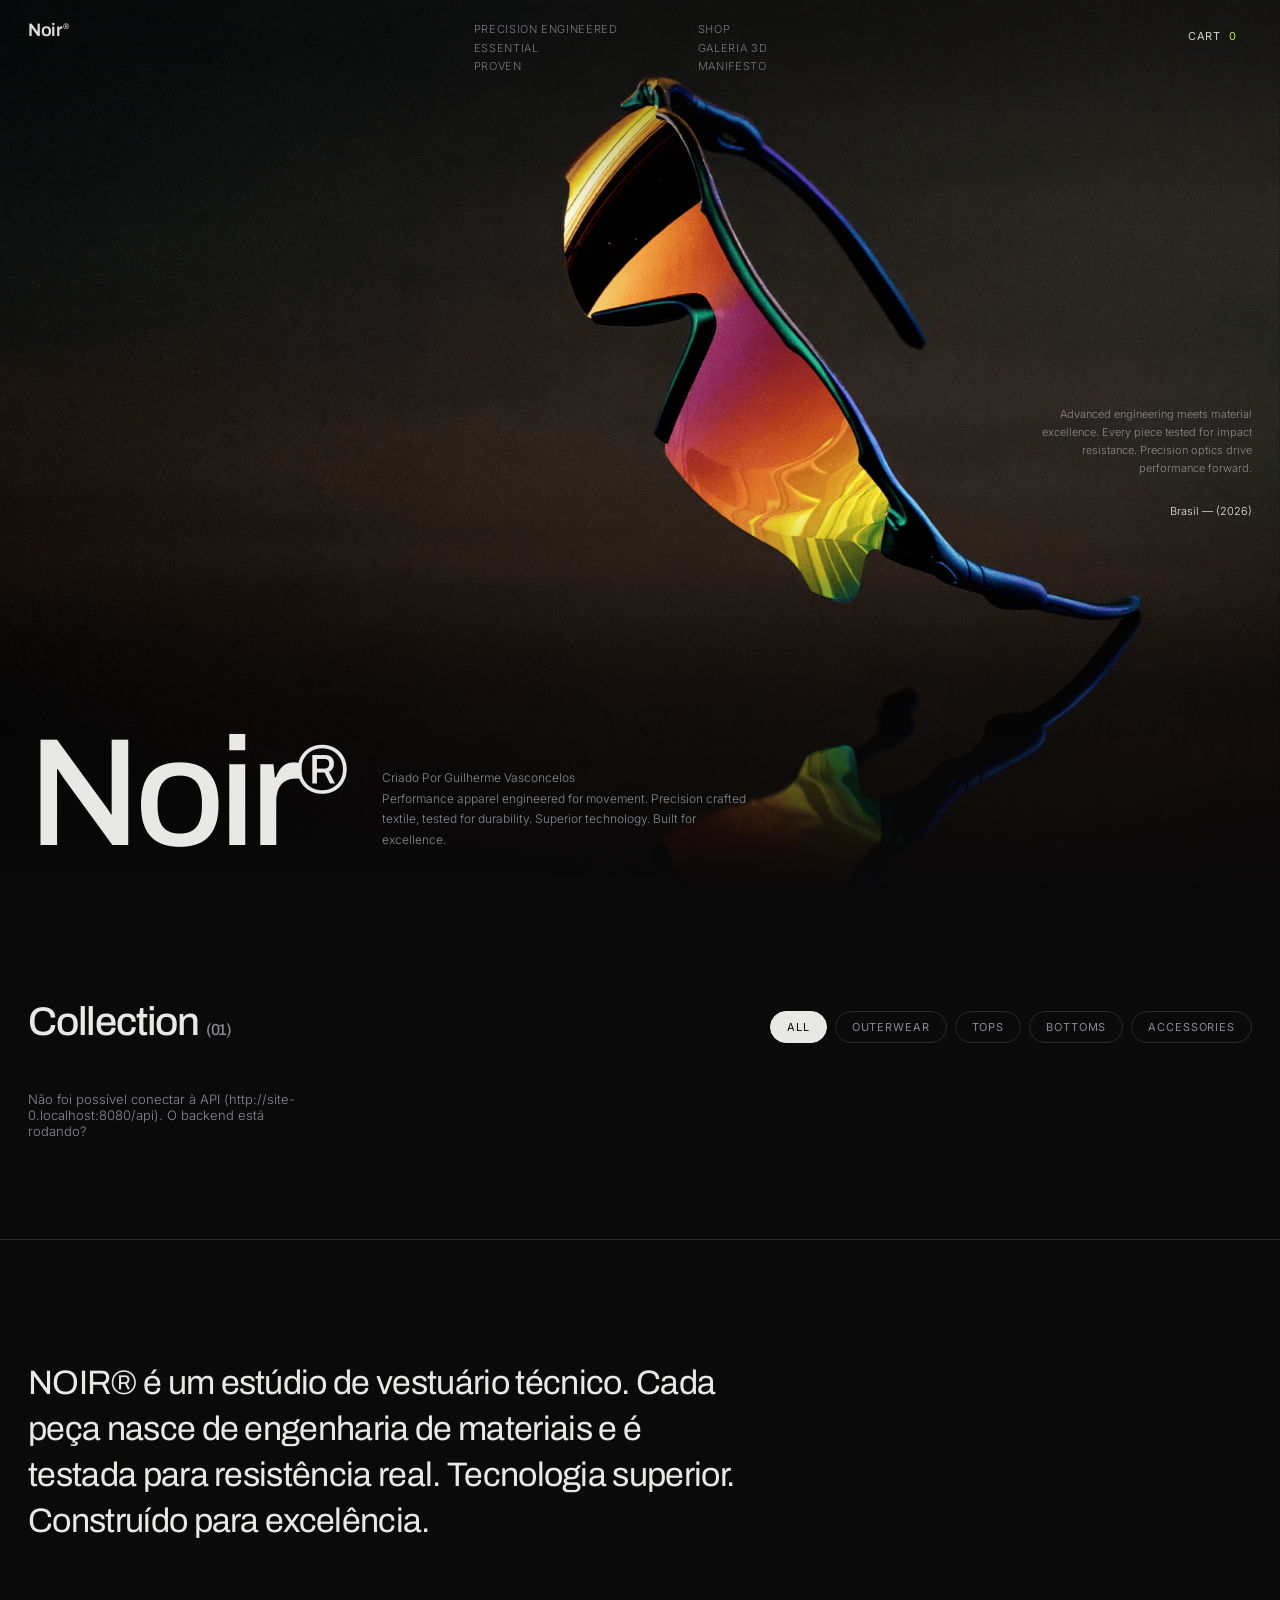
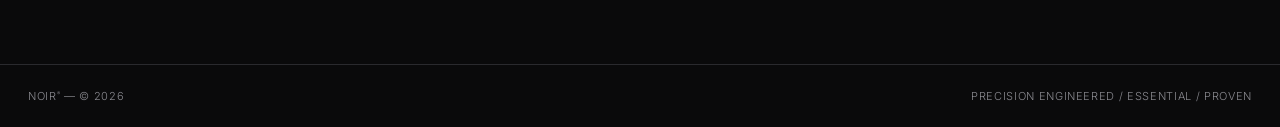
<file: frontend/index.html>
<!DOCTYPE html>
<html lang="pt-BR">
<head>
  <meta charset="UTF-8" />
  <meta name="viewport" content="width=device-width, initial-scale=1.0" />
  <title>NOIR® — Performance Apparel</title>
  <link rel="preconnect" href="https://fonts.googleapis.com" />
  <link href="https://fonts.googleapis.com/css2?family=Inter:wght@300;400;500;600&family=Archivo:wght@400;500;600&display=swap" rel="stylesheet" />
  <link rel="stylesheet" href="css/styles.css" />
</head>
<body>

  <!-- NAV -->
  <header class="nav">
    <a class="nav__brand" href="#">Noir<sup>®</sup></a>
    <nav class="nav__meta">
      <ul>
        <li>Precision engineered</li>
        <li>Essential</li>
        <li>Proven</li>
      </ul>
      <ul>
        <ul>
            <li><a href="#shop">Shop</a></li>
            <li><a href="gallery.html">Galeria 3D</a></li>
            <li><a href="#about">Manifesto</a></li>
    </ul>
      </ul>
    </nav>
    <button class="nav__cart" id="cartToggle">Cart <span id="cartCount">0</span></button>
  </header>

  <!-- HERO -->
  <section class="hero">
    <img src="assets/hero.png" alt="Editorial NOIR" class="hero__img" />
    <div class="hero__overlay"></div>

    <div class="hero__side hero__side--right">
      <p>Advanced engineering meets material excellence. Every piece tested for impact resistance. Precision optics drive performance forward.</p>
      <span class="hero__year">Brasil — (2026)</span>
    </div>

    <div class="hero__bottom">
      <h1>Noir<sup>®</sup></h1>
      <p class="hero__tagline">
        Criado Por <a href="http://" target="_blank" rel="noopener noreferrer">Guilherme Vasconcelos</a> <br>
        Performance apparel engineered for movement. Precision crafted textile,
        tested for durability. Superior technology. Built for excellence.
      </p>
    </div>
  </section>

  <!-- SHOP -->
  <main class="shop" id="shop">
    <div class="shop__head">
      <h2>Collection <span>(01)</span></h2>
      <div class="shop__filters" id="filters">
        <button data-cat="" class="active">All</button>
        <button data-cat="OUTERWEAR">Outerwear</button>
        <button data-cat="TOPS">Tops</button>
        <button data-cat="BOTTOMS">Bottoms</button>
        <button data-cat="ACCESSORIES">Accessories</button>
      </div>
    </div>
    <div class="shop__grid" id="productGrid"></div>
  </main>

  <!-- ABOUT -->
  <section class="about" id="about">
    <p>
      NOIR® é um estúdio de vestuário técnico. Cada peça nasce de engenharia de
      materiais e é testada para resistência real. Tecnologia superior.
      Construído para excelência.
    </p>
  </section>

  <footer class="footer">
    <span>Noir<sup>®</sup> — © 2026</span>
    <span>Precision engineered / Essential / Proven</span>
  </footer>

  <!-- CART DRAWER -->
  <aside class="cart" id="cartDrawer">
    <div class="cart__head">
      <h3>Cart</h3>
      <button id="cartClose">×</button>
    </div>
    <div class="cart__items" id="cartItems"></div>
    <div class="cart__foot">
      <div class="cart__total">Total <strong id="cartTotal">R$ 0,00</strong></div>
      <form id="checkoutForm">
        <input type="text" id="fName" placeholder="Nome" required />
        <input type="email" id="fEmail" placeholder="E-mail" required />
        <input type="text" id="fAddress" placeholder="Endereço" required />
        <button type="submit">Finalizar pedido</button>
      </form>
      <p class="cart__msg" id="cartMsg"></p>
    </div>
  </aside>
  <div class="backdrop" id="backdrop"></div>

  <script src="js/app.js"></script>
  <script src="js/scroll-fx.js"></script>
</body>
</html>
</file>
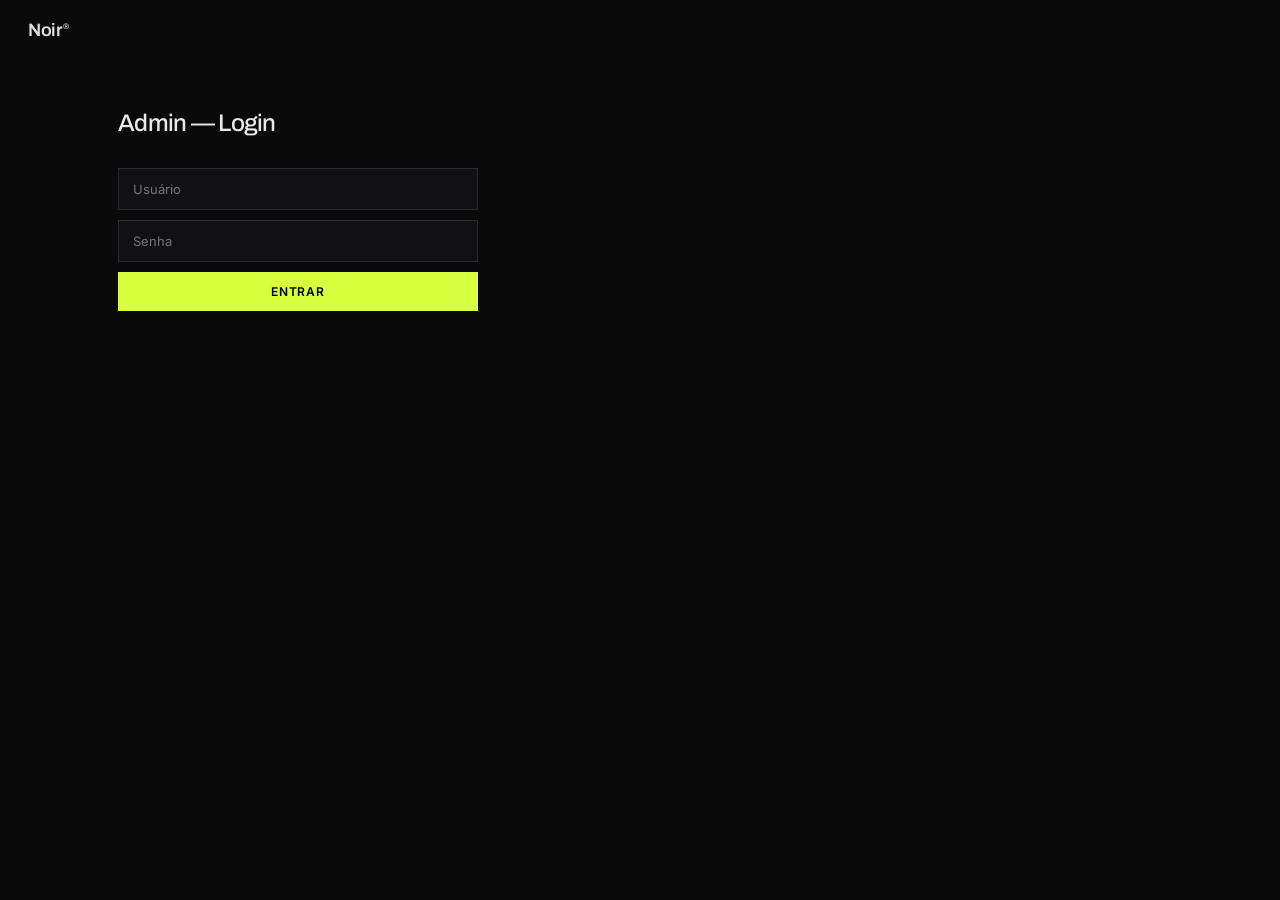
<file: frontend/admin.html>
<!DOCTYPE html>
<html lang="pt-BR">
<head>
  <meta charset="UTF-8" />
  <meta name="viewport" content="width=device-width, initial-scale=1.0" />
  <title>NOIR® — Admin</title>
  <link href="https://fonts.googleapis.com/css2?family=Inter:wght@300;400;500;600&family=Archivo:wght@400;500;600&display=swap" rel="stylesheet" />
  <link rel="stylesheet" href="css/styles.css" />
</head>
<body>
  <header class="nav">
    <a class="nav__brand" href="index.html">Noir<sup>®</sup></a>
  </header>

  <main class="admin">
    <!-- LOGIN -->
    <section id="loginView">
      <h1>Admin — Login</h1>
      <form class="admin__login" id="loginForm">
        <input type="text" id="lUser" placeholder="Usuário" required />
        <input type="password" id="lPass" placeholder="Senha" required />
        <button class="btn" type="submit">Entrar</button>
      </form>
      <p class="admin__msg" id="loginMsg"></p>
    </section>

    <!-- PAINEL -->
    <section id="panelView" hidden>
      <div class="admin__bar">
        <h1>Produtos</h1>
        <button class="btn btn--ghost" id="logoutBtn">Sair</button>
      </div>

      <form class="admin__form" id="productForm">
        <input type="hidden" id="pId" />
        <input type="text" id="pName" placeholder="Nome" required />
        <input type="number" id="pPrice" placeholder="Preço" step="0.01" min="0.01" required />
        <select id="pCategory" required>
          <option value="OUTERWEAR">Outerwear</option>
          <option value="TOPS">Tops</option>
          <option value="BOTTOMS">Bottoms</option>
          <option value="ACCESSORIES">Accessories</option>
        </select>
        <input type="hidden" id="pImage" />
        <div class="admin__upload">
          <input type="file" id="pImageFile" accept="image/png,image/jpeg,image/webp,image/gif" />
          <img id="pImagePreview" alt="Pré-visualização" hidden />
          <span id="pImageStatus" class="admin__msg"></span>
        </div>
        <input type="number" id="pStock" placeholder="Estoque" min="0" required />
        <label class="admin__check"><input type="checkbox" id="pFeatured" /> Destaque</label>
        <textarea id="pDesc" placeholder="Descrição"></textarea>
        <button class="btn" type="submit" id="saveBtn">Criar produto</button>
        <button class="btn btn--ghost" type="button" id="cancelEdit" hidden>Cancelar edição</button>
      </form>
      <p class="admin__msg" id="panelMsg"></p>

      <table>
        <thead>
          <tr><th>ID</th><th>Nome</th><th>Categoria</th><th>Preço</th><th>Estoque</th><th>Destaque</th><th>Ações</th></tr>
        </thead>
        <tbody id="productRows"></tbody>
      </table>

      <div class="admin__section">
        <h1>Pedidos</h1>
        <table>
          <thead>
            <tr><th>ID</th><th>Cliente</th><th>E-mail</th><th>Itens</th><th>Total</th><th>Data</th></tr>
          </thead>
          <tbody id="orderRows"></tbody>
        </table>
      </div>
    </section>
  </main>

  <script src="js/admin.js"></script>
</body>
</html>
</file>
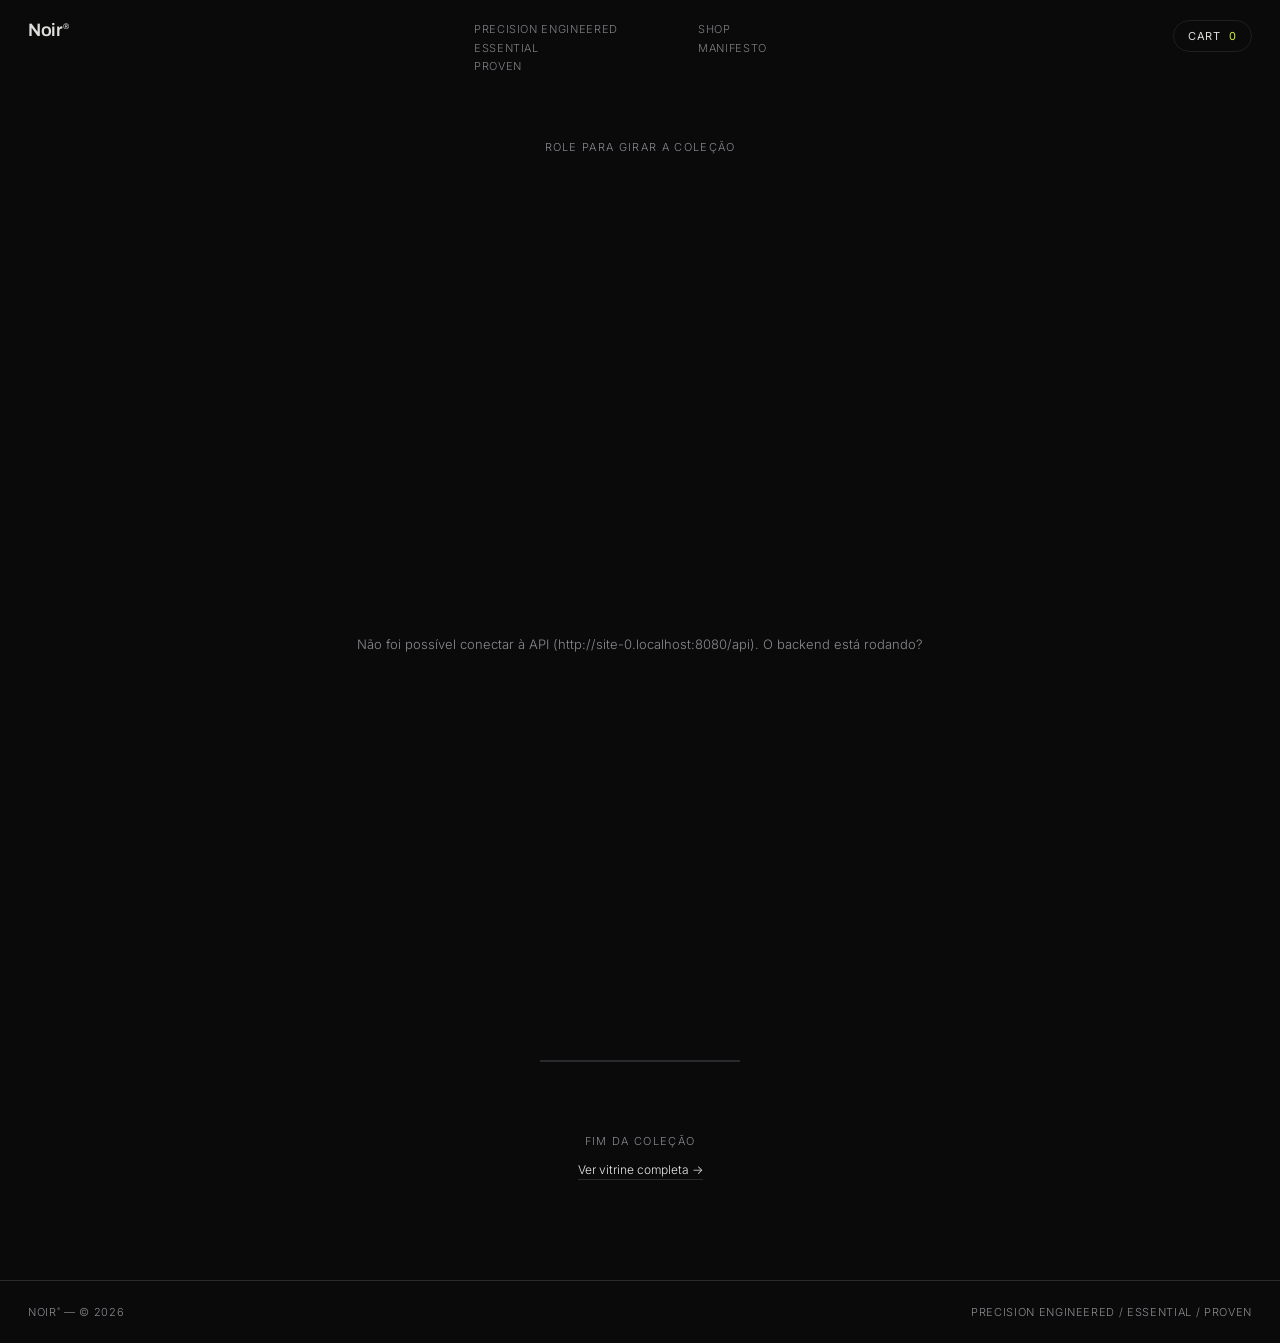
<file: frontend/gallery.html>
<!DOCTYPE html>
<html lang="pt-BR">
<head>
  <meta charset="UTF-8" />
  <meta name="viewport" content="width=device-width, initial-scale=1.0" />
  <title>NOIR® — Galeria 3D</title>
  <link href="https://fonts.googleapis.com/css2?family=Inter:wght@300;400;500;600&family=Archivo:wght@400;500;600&display=swap" rel="stylesheet" />
  <link rel="stylesheet" href="css/styles.css" />
  <link rel="stylesheet" href="css/gallery.css" />
</head>
<body>
  <header class="nav">
    <a class="nav__brand" href="index.html">Noir<sup>®</sup></a>
    <nav class="nav__meta">
      <ul>
        <li>Precision engineered</li>
        <li>Essential</li>
        <li>Proven</li>
      </ul>
      <ul>
        <li><a href="index.html">Shop</a></li>
        <li><a href="index.html#about">Manifesto</a></li>
      </ul>
    </nav>
    <button class="nav__cart" id="cartToggle">Cart <span id="cartCount">0</span></button>
  </header>

  <section class="g3d-hint">
    <p>Role para girar a coleção</p>
  </section>

  <section class="g3d-wrap" id="g3dWrap">
    <div class="g3d-viewport">
      <div class="g3d-stage" id="g3dStage">
        <p class="g3d-loading">Carregando coleção…</p>
      </div>
      <div class="g3d-progress"><div class="g3d-progress-bar" id="g3dProgressBar"></div></div>
    </div>
  </section>

  <section class="g3d-hint g3d-hint--end">
    <p>Fim da coleção</p>
    <a href="index.html" class="g3d-back">Ver vitrine completa →</a>
  </section>

  <footer class="footer">
    <span>Noir<sup>®</sup> — © 2026</span>
    <span>Precision engineered / Essential / Proven</span>
  </footer>

  <aside class="cart" id="cartDrawer">
    <div class="cart__head">
      <h3>Cart</h3>
      <button id="cartClose">×</button>
    </div>
    <div class="cart__items" id="cartItems"></div>
    <div class="cart__foot">
      <div class="cart__total">Total <strong id="cartTotal">R$ 0,00</strong></div>
      <form id="checkoutForm">
        <input type="text" id="fName" placeholder="Nome" required />
        <input type="email" id="fEmail" placeholder="E-mail" required />
        <input type="text" id="fAddress" placeholder="Endereço" required />
        <button type="submit">Finalizar pedido</button>
      </form>
      <p class="cart__msg" id="cartMsg"></p>
    </div>
  </aside>
  <div class="backdrop" id="backdrop"></div>

  <script src="js/app.js"></script>
  <script src="js/gallery.js"></script>
</body>
</html>
</file>
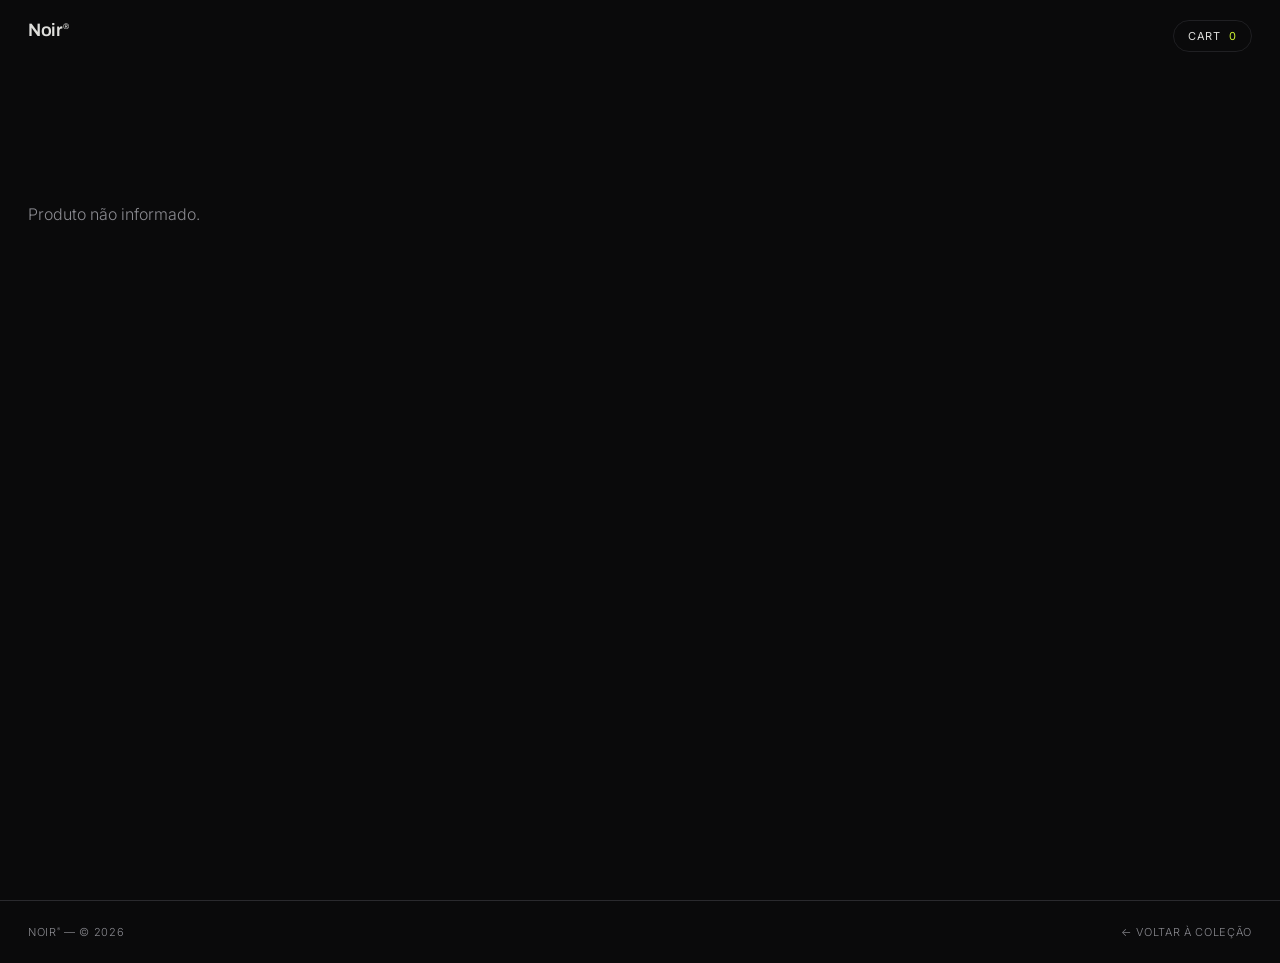
<file: frontend/product.html>
<!DOCTYPE html>
<html lang="pt-BR">
<head>
  <meta charset="UTF-8" />
  <meta name="viewport" content="width=device-width, initial-scale=1.0" />
  <title>NOIR® — Produto</title>
  <link href="https://fonts.googleapis.com/css2?family=Inter:wght@300;400;500;600&family=Archivo:wght@400;500;600&display=swap" rel="stylesheet" />
  <link rel="stylesheet" href="css/styles.css" />
</head>
<body>
  <header class="nav">
    <a class="nav__brand" href="index.html">Noir<sup>®</sup></a>
    <button class="nav__cart" id="cartToggle">Cart <span id="cartCount">0</span></button>
  </header>

  <main class="pdp" id="pdp">
    <p style="padding:120px 28px;color:#8a8a90">Carregando…</p>
  </main>

  <footer class="footer">
    <span>Noir<sup>®</sup> — © 2026</span>
    <span><a href="index.html">← Voltar à coleção</a></span>
  </footer>

  <!-- mesmo drawer de carrinho do index -->
  <aside class="cart" id="cartDrawer">
    <div class="cart__head"><h3>Cart</h3><button id="cartClose">×</button></div>
    <div class="cart__items" id="cartItems"></div>
    <div class="cart__foot">
      <div class="cart__total">Total <strong id="cartTotal">R$ 0,00</strong></div>
      <form id="checkoutForm">
        <input type="text" id="fName" placeholder="Nome" required />
        <input type="email" id="fEmail" placeholder="E-mail" required />
        <input type="text" id="fAddress" placeholder="Endereço" required />
        <button type="submit">Finalizar pedido</button>
      </form>
      <p class="cart__msg" id="cartMsg"></p>
    </div>
  </aside>
  <div class="backdrop" id="backdrop"></div>

  <script src="js/app.js"></script>
  <script src="js/product.js"></script>
  <script src="js/scroll-fx.js"></script>
</body>
</html>
</file>
<file: frontend/css/styles.css>
:root {
  --bg: #0a0a0b;
  --surface: #111113;
  --line: #2a2a2e;
  --text: #e8e8e6;
  --muted: #8a8a90;
  --accent: #d8ff3e;
}

* { margin: 0; padding: 0; box-sizing: border-box; }

html { scroll-behavior: smooth; }

body {
  background: var(--bg);
  color: var(--text);
  font-family: "Inter", sans-serif;
  font-weight: 300;
  -webkit-font-smoothing: antialiased;
}

sup { font-size: 0.45em; vertical-align: super; }
a { color: inherit; text-decoration: none; }
button { font-family: inherit; cursor: pointer; }

/* ---------- NAV ---------- */
.nav {
  position: fixed;
  inset: 0 0 auto 0;
  z-index: 50;
  display: flex;
  justify-content: space-between;
  align-items: flex-start;
  padding: 20px 28px;
  mix-blend-mode: difference;
}

.nav__brand {
  font-family: "Archivo", sans-serif;
  font-size: 18px;
  font-weight: 600;
  letter-spacing: -0.02em;
}

.nav__meta { display: flex; gap: 80px; }
.nav__meta ul { list-style: none; }
.nav__meta li {
  font-size: 11px;
  text-transform: uppercase;
  letter-spacing: 0.06em;
  color: var(--muted);
  line-height: 1.7;
}
.nav__meta a:hover { color: var(--text); }

.nav__cart {
  background: none;
  border: 1px solid var(--line);
  color: var(--text);
  font-size: 11px;
  text-transform: uppercase;
  letter-spacing: 0.08em;
  padding: 8px 14px;
  border-radius: 999px;
  transition: 0.25s;
}
.nav__cart:hover { border-color: var(--text); }
#cartCount { color: var(--accent); margin-left: 4px; }

/* ---------- HERO ---------- */
.hero {
  position: relative;
  height: 100vh;
  overflow: hidden;
}

.hero__img {
  width: 100%; height: 100%;
  object-fit: cover;
  filter: grayscale(15%) contrast(1.05);
}

.hero__overlay {
  position: absolute; inset: 0;
  background: linear-gradient(to top, rgba(10,10,11,0.9) 0%, transparent 45%),
              linear-gradient(to bottom, rgba(10,10,11,0.5) 0%, transparent 25%);
}

.hero__side {
  position: absolute;
  top: 45%;
  width: 220px;
  font-size: 11px;
  line-height: 1.65;
  color: var(--muted);
  text-align: right;
}
.hero__side--right { right: 28px; }
.hero__year { display: block; margin-top: 24px; color: var(--text); }

.hero__bottom {
  position: absolute;
  left: 28px; right: 28px; bottom: 40px;
  display: flex;
  align-items: flex-end;
  gap: 40px;
  flex-wrap: wrap;
}

.hero__bottom h1 {
  font-family: "Archivo", sans-serif;
  font-size: clamp(72px, 12vw, 160px);
  font-weight: 500;
  letter-spacing: -0.04em;
  line-height: 0.85;
}

.hero__tagline {
  max-width: 380px;
  font-size: 12px;
  line-height: 1.7;
  color: var(--muted);
  padding-bottom: 10px;
}

/* ---------- SHOP ---------- */
.shop { padding: 100px 28px; }

.shop__head {
  display: flex;
  justify-content: space-between;
  align-items: flex-end;
  flex-wrap: wrap;
  gap: 24px;
  margin-bottom: 48px;
}

.shop__head h2 {
  font-family: "Archivo", sans-serif;
  font-size: 40px;
  font-weight: 500;
  letter-spacing: -0.03em;
}
.shop__head h2 span { color: var(--muted); font-size: 16px; }

.shop__filters { display: flex; gap: 8px; flex-wrap: wrap; }
.shop__filters button {
  background: none;
  border: 1px solid var(--line);
  color: var(--muted);
  font-size: 11px;
  text-transform: uppercase;
  letter-spacing: 0.08em;
  padding: 8px 16px;
  border-radius: 999px;
  transition: 0.25s;
}
.shop__filters button:hover,
.shop__filters button.active {
  color: var(--bg);
  background: var(--text);
  border-color: var(--text);
}

.shop__grid {
  display: grid;
  grid-template-columns: repeat(auto-fill, minmax(280px, 1fr));
  gap: 20px;
}

.card {
  background: var(--surface);
  border: 1px solid var(--line);
  overflow: hidden;
  transition: border-color 0.3s;
}
.card:hover { border-color: #45454b; }

.card__img {
  aspect-ratio: 3/4;
  overflow: hidden;
  background: #0e0e10;
}
.card__img img {
  width: 100%; height: 100%;
  object-fit: cover;
  filter: grayscale(20%);
  transition: transform 0.6s ease, filter 0.6s;
}
.card:hover .card__img img { transform: scale(1.04); filter: grayscale(0%); }

.card__body { padding: 16px; }
.card__cat {
  font-size: 10px;
  text-transform: uppercase;
  letter-spacing: 0.1em;
  color: var(--muted);
}
.card__name {
  font-family: "Archivo", sans-serif;
  font-size: 15px;
  font-weight: 500;
  margin: 6px 0 4px;
}
.card__desc { font-size: 11px; color: var(--muted); line-height: 1.5; min-height: 34px; }

.card__foot {
  display: flex;
  justify-content: space-between;
  align-items: center;
  margin-top: 14px;
}
.card__price { font-size: 14px; }
.card__add {
  background: none;
  border: 1px solid var(--line);
  color: var(--text);
  font-size: 10px;
  text-transform: uppercase;
  letter-spacing: 0.08em;
  padding: 8px 14px;
  border-radius: 999px;
  transition: 0.25s;
}
.card__add:hover { background: var(--accent); border-color: var(--accent); color: #000; }
.card__add:disabled { opacity: 0.3; cursor: not-allowed; }

/* ---------- ABOUT / FOOTER ---------- */
.about { padding: 120px 28px; border-top: 1px solid var(--line); }
.about p {
  max-width: 720px;
  font-family: "Archivo", sans-serif;
  font-size: clamp(22px, 3.4vw, 34px);
  font-weight: 400;
  letter-spacing: -0.02em;
  line-height: 1.35;
  color: var(--text);
}

.footer {
  display: flex;
  justify-content: space-between;
  padding: 24px 28px;
  border-top: 1px solid var(--line);
  font-size: 11px;
  color: var(--muted);
  text-transform: uppercase;
  letter-spacing: 0.06em;
}

/* ---------- CART ---------- */
.cart {
  position: fixed;
  top: 0; right: 0; bottom: 0;
  width: min(420px, 100%);
  background: var(--surface);
  border-left: 1px solid var(--line);
  z-index: 100;
  display: flex;
  flex-direction: column;
  transform: translateX(100%);
  transition: transform 0.35s cubic-bezier(0.2, 0.8, 0.2, 1);
}
.cart.open { transform: translateX(0); }

.cart__head {
  display: flex;
  justify-content: space-between;
  align-items: center;
  padding: 20px 24px;
  border-bottom: 1px solid var(--line);
}
.cart__head h3 { font-family: "Archivo", sans-serif; font-weight: 500; }
.cart__head button { background: none; border: none; color: var(--text); font-size: 24px; }

.cart__items { flex: 1; overflow-y: auto; padding: 16px 24px; }
.cart-item {
  display: flex;
  justify-content: space-between;
  gap: 12px;
  padding: 12px 0;
  border-bottom: 1px solid var(--line);
  font-size: 13px;
}
.cart-item__qty { display: flex; gap: 8px; align-items: center; }
.cart-item__qty button {
  background: none; border: 1px solid var(--line);
  color: var(--text); width: 22px; height: 22px; border-radius: 50%;
}
.cart__empty { color: var(--muted); font-size: 13px; padding-top: 24px; text-align: center; }

.cart__foot { padding: 20px 24px; border-top: 1px solid var(--line); }
.cart__total {
  display: flex; justify-content: space-between;
  font-size: 14px; margin-bottom: 16px;
}

#checkoutForm { display: grid; gap: 8px; }
#checkoutForm input {
  background: var(--bg);
  border: 1px solid var(--line);
  color: var(--text);
  padding: 12px 14px;
  font-size: 13px;
  font-family: inherit;
}
#checkoutForm input:focus { outline: none; border-color: var(--text); }
#checkoutForm button {
  background: var(--accent);
  border: none;
  padding: 14px;
  font-size: 12px;
  text-transform: uppercase;
  letter-spacing: 0.08em;
  font-weight: 600;
}

.cart__msg { font-size: 12px; margin-top: 10px; color: var(--accent); }

.backdrop {
  position: fixed; inset: 0;
  background: rgba(0,0,0,0.55);
  z-index: 90;
  opacity: 0;
  pointer-events: none;
  transition: opacity 0.3s;
}
.backdrop.show { opacity: 1; pointer-events: all; }

@media (max-width: 760px) {
  .nav__meta { display: none; }
  .hero__side { display: none; }
}

/* ---------- PRODUCT DETAIL ---------- */
.pdp {
  display: grid;
  grid-template-columns: 1.1fr 1fr;
  min-height: 100vh;
  padding-top: 64px;
}
.pdp__media { background: #0e0e10; }
.pdp__media img {
  width: 100%; height: 100%;
  object-fit: cover;
  filter: grayscale(15%);
}
.pdp__info {
  padding: 80px 56px;
  display: flex;
  flex-direction: column;
  gap: 16px;
  justify-content: center;
}
.pdp__info h1 {
  font-family: "Archivo", sans-serif;
  font-size: clamp(36px, 5vw, 64px);
  font-weight: 500;
  letter-spacing: -0.03em;
  line-height: 0.95;
}
.pdp__price { font-size: 20px; }
.pdp__desc { color: var(--muted); font-size: 14px; line-height: 1.7; max-width: 420px; }
.pdp__stock { font-size: 11px; text-transform: uppercase; letter-spacing: 0.08em; color: var(--muted); }
.pdp__add {
  margin-top: 8px;
  width: fit-content;
  background: var(--accent);
  border: none;
  padding: 16px 32px;
  font-size: 12px;
  text-transform: uppercase;
  letter-spacing: 0.08em;
  font-weight: 600;
}
.pdp__add:disabled { background: var(--line); color: var(--muted); cursor: not-allowed; }
.pdp__specs { list-style: none; margin-top: 24px; border-top: 1px solid var(--line); }
.pdp__specs li {
  padding: 12px 0;
  border-bottom: 1px solid var(--line);
  font-size: 11px;
  text-transform: uppercase;
  letter-spacing: 0.08em;
  color: var(--muted);
}
.pdp__error { padding: 140px 28px; color: var(--muted); }
@media (max-width: 860px) { .pdp { grid-template-columns: 1fr; } .pdp__info { padding: 40px 28px; } }

/* ---------- ADMIN ---------- */
.admin { max-width: 1100px; margin: 0 auto; padding: 110px 28px 60px; }
.admin h1 { font-family: "Archivo", sans-serif; font-weight: 500; letter-spacing: -0.03em; margin-bottom: 32px; }
.admin__login { max-width: 360px; display: grid; gap: 10px; }
.admin input, .admin select, .admin textarea {
  background: var(--surface);
  border: 1px solid var(--line);
  color: var(--text);
  padding: 12px 14px;
  font-size: 13px;
  font-family: inherit;
}
.admin input:focus, .admin select:focus, .admin textarea:focus { outline: none; border-color: var(--text); }
.admin .btn {
  background: var(--accent); border: none;
  padding: 12px 24px; font-size: 12px;
  text-transform: uppercase; letter-spacing: 0.08em; font-weight: 600;
}
.admin .btn--ghost { background: none; border: 1px solid var(--line); color: var(--text); }
.admin__bar { display: flex; justify-content: space-between; align-items: center; margin-bottom: 24px; }
.admin__form { display: grid; grid-template-columns: repeat(3, 1fr); gap: 10px; margin-bottom: 40px; }
.admin__form textarea { grid-column: 1 / -1; resize: vertical; min-height: 60px; }
.admin table { width: 100%; border-collapse: collapse; font-size: 13px; }
.admin th, .admin td { text-align: left; padding: 12px 10px; border-bottom: 1px solid var(--line); }
.admin th { font-size: 10px; text-transform: uppercase; letter-spacing: 0.1em; color: var(--muted); }
.admin td button { margin-right: 6px; background: none; border: 1px solid var(--line); color: var(--text); padding: 6px 12px; font-size: 11px; }
.admin td button:hover { border-color: var(--text); }
.admin__msg { font-size: 12px; color: var(--accent); margin: 12px 0; min-height: 16px; }
.admin__section { margin-top: 56px; }
.admin__check { display: flex; align-items: center; gap: 8px; font-size: 12px; color: var(--muted); }
.admin__upload { grid-column: 1 / -1; display: flex; align-items: center; gap: 12px; }
.admin__upload img { width: 56px; height: 56px; object-fit: cover; border-radius: 4px; }
.admin__upload .admin__msg { margin: 0; }

/* ---------- 3D SCROLL EFFECTS ---------- */
.card {
  opacity: 0;
  visibility: visible;
  transform: perspective(1000px)
    rotateX(35deg)
    rotateY(-8deg)
    translateY(80px)
    translateZ(-100px);
  transition:
    transform 0.9s cubic-bezier(0.16, 1, 0.3, 1),
    opacity 0.9s ease;
  transform-style: preserve-3d;
}

.card.in-view {
  opacity: 1;
  transform: perspective(1000px)
    rotateX(0deg)
    rotateY(0deg)
    translateY(0)
    translateZ(0);
}

.about p {
  opacity: 0;
  transform: perspective(1000px) rotateX(20deg) translateY(40px);
  transition:
    transform 1s cubic-bezier(0.16, 1, 0.3, 1),
    opacity 1s ease;
}

.about p.in-view {
  opacity: 1;
  transform: perspective(1000px) rotateX(0deg) translateY(0);
}

@media (prefers-reduced-motion: reduce) {
  .hero__img, .hero__bottom, .hero__side, .card, .about p {
    transition: none !important;
    transform: none !important;
    opacity: 1 !important;
  }
}
</file>
<file: frontend/css/gallery.css>
/* ---------- 3D RING GALLERY ---------- */

.g3d-hint {
  padding: 140px 28px 40px;
  text-align: center;
}

.g3d-hint p {
  color: var(--muted);
  font-size: 11px;
  letter-spacing: 0.12em;
  text-transform: uppercase;
}

.g3d-hint--end {
  padding: 40px 28px 100px;
}

.g3d-back {
  display: inline-block;
  margin-top: 14px;
  padding-bottom: 2px;
  color: var(--text);
  font-size: 12px;
  border-bottom: 1px solid var(--line);
}

.g3d-wrap {
  position: relative;
}

.g3d-viewport {
  position: sticky;
  top: 0;
  display: flex;
  width: 100%;
  height: 100vh;
  overflow: hidden;
  align-items: center;
  justify-content: center;
  background: var(--bg);
  perspective: 1400px;
}

.g3d-stage {
  position: relative;
  width: 100%;
  height: 100%;
  transform-style: preserve-3d;
  will-change: transform;
}

.g3d-loading {
  position: absolute;
  top: 50%;
  left: 50%;
  color: var(--muted);
  font-size: 13px;
  transform: translate(-50%, -50%);
}

.g3d-card {
  position: absolute;
  top: 50%;
  left: 50%;
  width: 260px;
  overflow: hidden;
  color: var(--text);
  text-decoration: none;
  background: var(--surface);
  border: 1px solid var(--line);
  opacity: 1;
  backface-visibility: visible;
  transform-style: preserve-3d;
  will-change: transform, opacity, filter;
}

.g3d-card img {
  display: block;
  width: 100%;
  aspect-ratio: 3 / 4;
  object-fit: cover;
}

.g3d-info {
  padding: 14px;
}

.g3d-cat {
  color: var(--muted);
  font-size: 10px;
  letter-spacing: 0.1em;
  text-transform: uppercase;
}

.g3d-info h3 {
  margin: 6px 0 4px;
  font-family: "Archivo", sans-serif;
  font-size: 14px;
  font-weight: 500;
}

.g3d-price {
  color: var(--muted);
  font-size: 12px;
}

.g3d-progress {
  position: absolute;
  bottom: 32px;
  left: 50%;
  width: 200px;
  height: 2px;
  background: var(--line);
  transform: translateX(-50%);
}

.g3d-progress-bar {
  width: 0;
  height: 100%;
  background: var(--accent);
}

@media (max-width: 760px) {
  .g3d-card {
    width: 190px;
  }
}

@media (prefers-reduced-motion: reduce) {
  .g3d-wrap {
    height: auto !important;
  }

  .g3d-viewport {
    position: relative;
    display: block;
    height: auto;
    overflow: visible;
    padding: 28px;
    perspective: none;
  }

  .g3d-stage {
    display: grid;
    width: 100%;
    height: auto;
    grid-template-columns: repeat(
      auto-fill,
      minmax(190px, 1fr)
    );
    gap: 16px;
    transform: none !important;
  }

  .g3d-card {
    position: relative;
    top: auto;
    left: auto;
    width: 100%;
    opacity: 1 !important;
    filter: none !important;
    transform: none !important;
  }

  .g3d-progress {
    display: none;
  }
}
</file>
